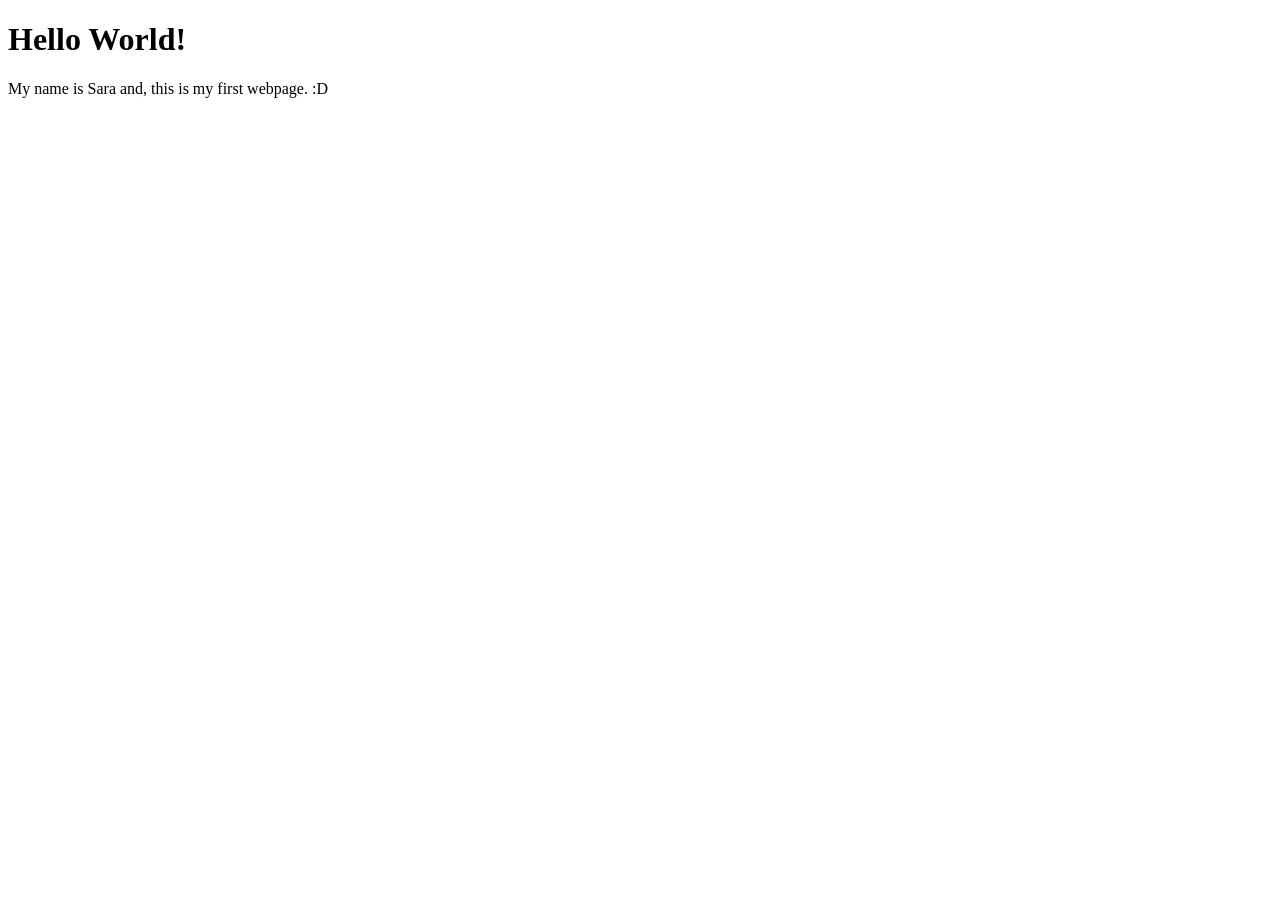
<file: 01-Test/index.html>
<!DOCTYPE html>
<html lang="en">
<head>
    <meta charset="UTF-8">
    <meta name="viewport" content="width=device-width, initial-scale=1.0">
    <title>My first webpage</title>
</head>
<body>
    <h1>Hello World!</h1>
    <p>My name is Sara and, this is my first webpage. :D</p>
</body>
</html>
</file>
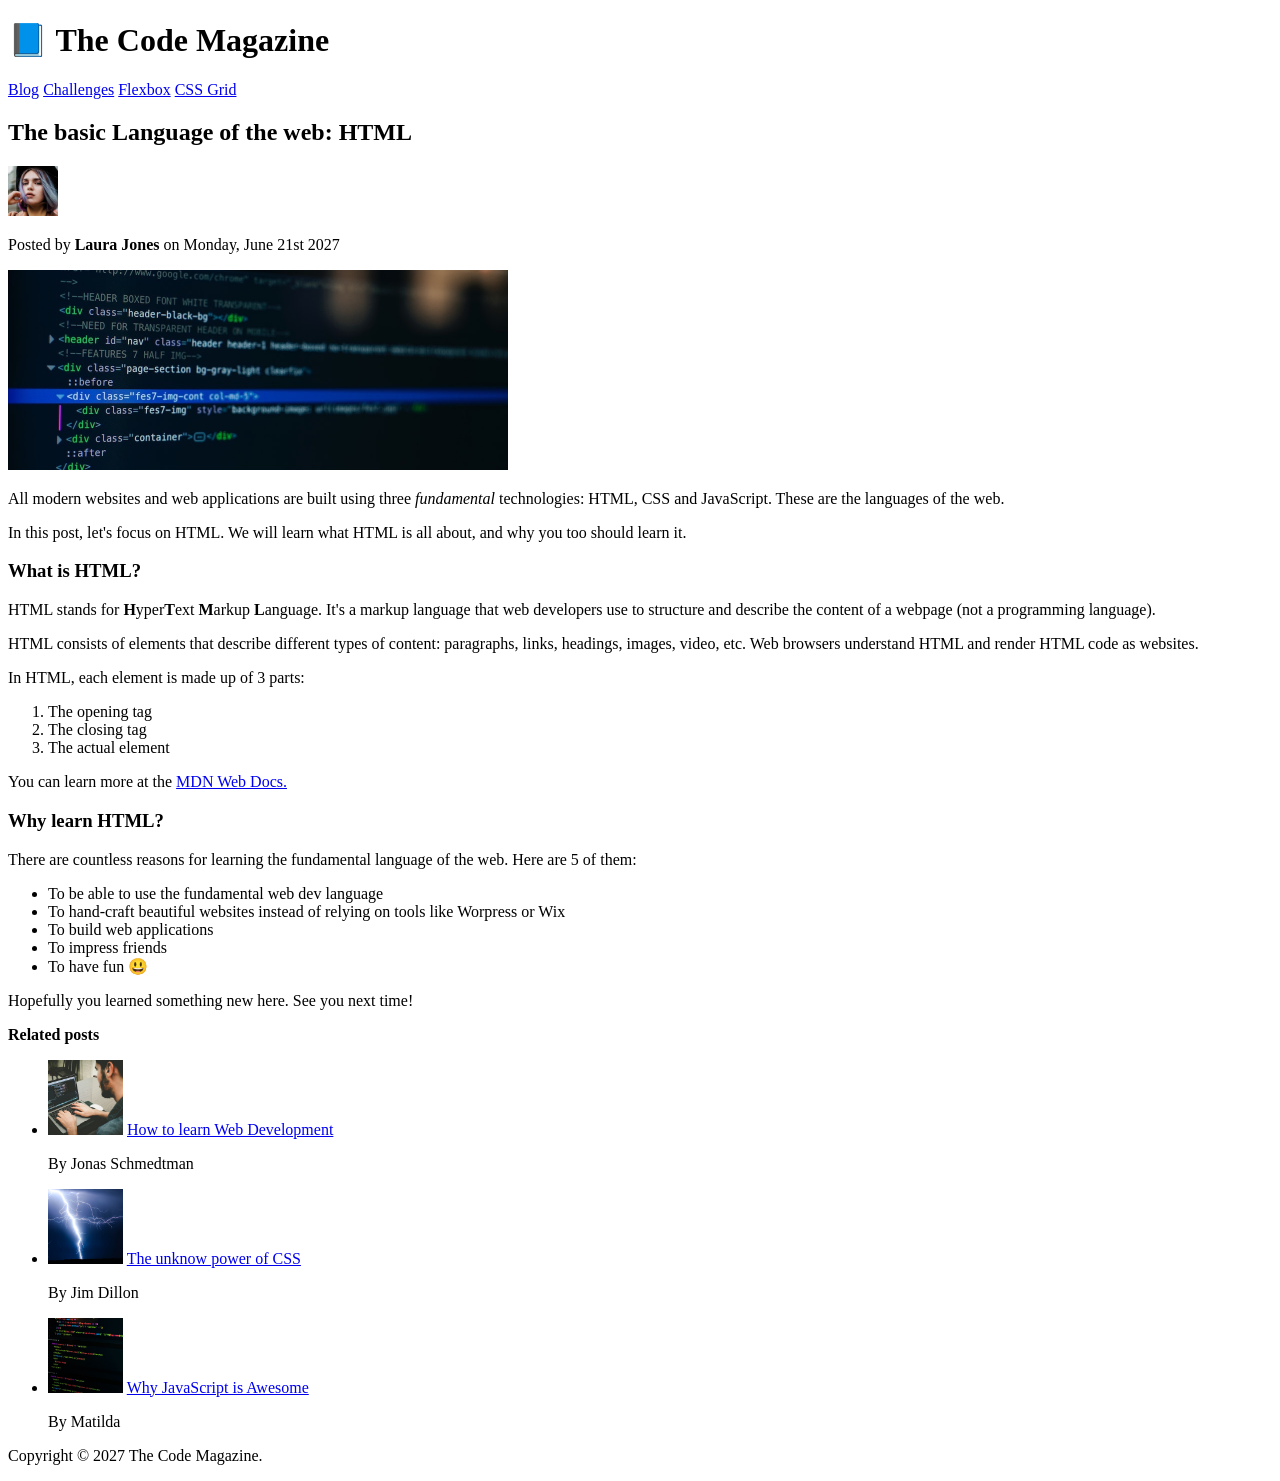
<file: 02-HTML-Fundamentals/index.html>
<!doctype html>
<html lang="en">
  <head>
    <meta charset="UTF-8" />
    <meta name="viewport" content="width=device-width, initial-scale=1.0" />
    <title>The basic Language of the web: HTML</title>
  </head>
  <body>
    <!-- Headings 
      <h1>The basic Language of the web: HTML</h1>
      <h2>The basic Language of the web: HTML</h2>
      <h3>The basic Language of the web: HTML</h3>
      <h4>The basic Language of the web: HTML</h4>
      <h5>The basic Language of the web: HTML</h5>
      <h6>The basic Language of the web: HTML</h6>
      -->
    <header>
      <h1>📘 The Code Magazine</h1>
      <nav>
        <a href="blog.html">Blog</a>
        <a href="#">Challenges</a>
        <a href="#">Flexbox</a>
        <a href="#">CSS Grid</a>
      </nav>
    </header>
    <article>
      <h2>The basic Language of the web: HTML</h2>
      <img
        src="img/laura-jones.jpg"
        alt="Author Image"
        width="50"
        height="50"
      />
      <p>Posted by <b>Laura Jones</b> on Monday, June 21st 2027</p>
      <img
        src="img/post-img.jpg"
        alt="HTML Code on a screen"
        width="500"
        height="200"
      />

      <p>
        All modern websites and web applications are built using three
        <i>fundamental</i>
        technologies: HTML, CSS and JavaScript. These are the languages of the
        web.
      </p>

      <p>
        In this post, let's focus on HTML. We will learn what HTML is all about,
        and why you too should learn it.
      </p>

      <h3>What is HTML?</h3>
      <p>
        HTML stands for <b>H</b>yper<b>T</b>ext <b>M</b>arkup <b>L</b>anguage.
        It's a markup language that web developers use to structure and describe
        the content of a webpage (not a programming language).
      </p>
      <p>
        HTML consists of elements that describe different types of content:
        paragraphs, links, headings, images, video, etc. Web browsers understand
        HTML and render HTML code as websites.
      </p>
      <p>In HTML, each element is made up of 3 parts:</p>
      <ol>
        <li>The opening tag</li>
        <li>The closing tag</li>
        <li>The actual element</li>
      </ol>
      <p>
        You can learn more at the
        <a
          href="https://developer.mozilla.org/en-US/docs/Web/HTML"
          target="_blank"
          >MDN Web Docs.</a
        >
      </p>
      <h3>Why learn HTML?</h3>
      <p>
        There are countless reasons for learning the fundamental language of the
        web. Here are 5 of them:
      </p>
      <ul>
        <li>To be able to use the fundamental web dev language</li>
        <li>
          To hand-craft beautiful websites instead of relying on tools like
          Worpress or Wix
        </li>
        <li>To build web applications</li>
        <li>To impress friends</li>
        <li>To have fun 😃</li>
      </ul>
      <p>Hopefully you learned something new here. See you next time!</p>
      <aside>
        <p><b>Related posts</b></p>
        <ul>
          <li>
            <img src="img/related-1.jpg" alt="code" height="75" width="75" />
            <a href="#">How to learn Web Development</a>
            <p>By Jonas Schmedtman</p>
          </li>
          <li>
            <img src="img/related-2.jpg" alt="light" height="75" width="75" />
            <a href="#">The unknow power of CSS</a>
            <p>By Jim Dillon</p>
          </li>
          <li>
            <img
              src="img/related-3.jpg"
              alt="html code"
              height="75"
              width="75"
            />
            <a href="#">Why JavaScript is Awesome</a>
            <p>By Matilda</p>
          </li>
        </ul>
      </aside>
    </article>
    <footer>
      <p>Copyright © 2027 The Code Magazine.</p>
    </footer>
  </body>
</html>
</file>
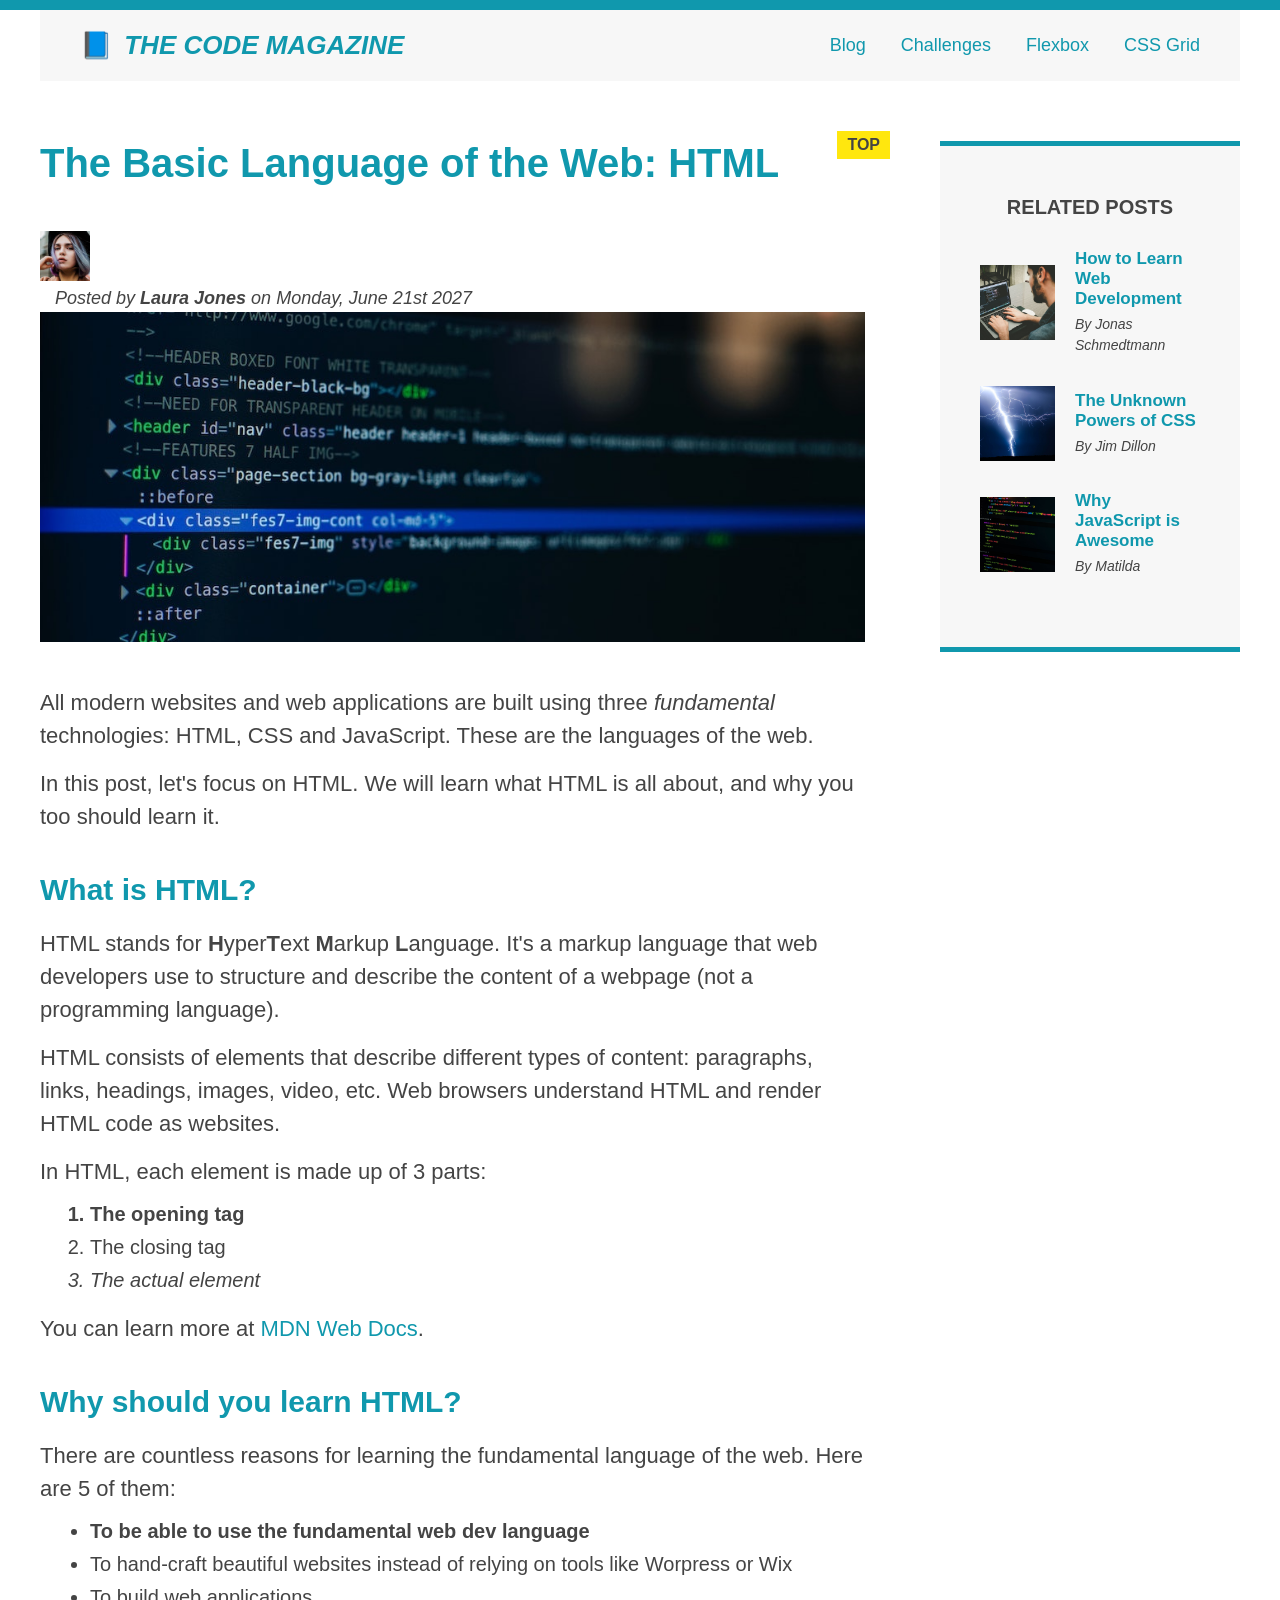
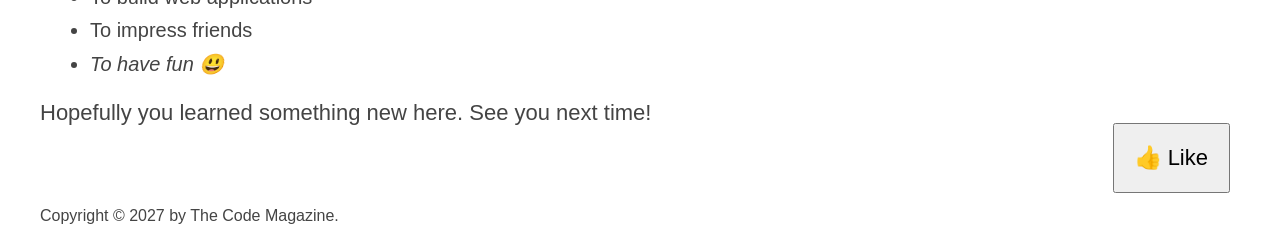
<file: 04-CSS-Layouts/index.html>
<!doctype html>
<html lang="en">
  <head>
    <meta charset="UTF-8" />
    <link href="style.css" rel="stylesheet" />

    <title>The Basic Language of the Web: HTML</title>
  </head>

  <body>
    <!--
    <h1>The Basic Language of the Web: HTML</h1>
    <h2>The Basic Language of the Web: HTML</h2>
    <h3>The Basic Language of the Web: HTML</h3>
    <h4>The Basic Language of the Web: HTML</h4>
    <h5>The Basic Language of the Web: HTML</h5>
    <h6>The Basic Language of the Web: HTML</h6>
    -->

    <div class="container">
      <header class="main-header clearfix">
        <h1>📘 The Code Magazine</h1>

        <nav>
          <!-- <strong>This is the navigation</strong> -->
          <a href="blog.html">Blog</a>
          <a href="#">Challenges</a>
          <a href="flexbox.html">Flexbox</a>
          <a href="#">CSS Grid</a>
        </nav>
        <!-- <div class="clear"></div> -->
      </header>
      <!-- ONLY NECESSARY FOR FLEXBOX -->
      <!-- <div class="row"> -->
      <article>
        <header class="post-header">
          <h2>The Basic Language of the Web: HTML</h2>
          <div class="author-box"></div>
          <img
            src="img/laura-jones.jpg"
            alt="Author Image"
            height="50"
            width="50"
            class="author-img"
          />

          <p id="author" class="author">
            Posted by <strong>Laura Jones</strong> on Monday, June 21st 2027
          </p>

          <img
            src="img/post-img.jpg"
            alt="HTML code on a screen"
            width="500"
            height="200"
            class="post-img"
          />
          <button>👍 Like</button>
        </header>

        <p>
          All modern websites and web applications are built using three
          <em>fundamental</em>
          technologies: HTML, CSS and JavaScript. These are the languages of the
          web.
        </p>

        <p>
          In this post, let's focus on HTML. We will learn what HTML is all
          about, and why you too should learn it.
        </p>

        <h3>What is HTML?</h3>
        <p>
          HTML stands for <strong>H</strong>yper<strong>T</strong>ext
          <strong>M</strong>arkup <strong>L</strong>anguage. It's a markup
          language that web developers use to structure and describe the content
          of a webpage (not a programming language).
        </p>
        <p>
          HTML consists of elements that describe different types of content:
          paragraphs, links, headings, images, video, etc. Web browsers
          understand HTML and render HTML code as websites.
        </p>
        <p>In HTML, each element is made up of 3 parts:</p>

        <ol>
          <li class="first-li">The opening tag</li>
          <li>The closing tag</li>
          <li>The actual element</li>
        </ol>

        <p>
          You can learn more at
          <a
            href="https://developer.mozilla.org/en-US/docs/Web/HTML"
            target="_blank"
            >MDN Web Docs</a
          >.
        </p>

        <h3>Why should you learn HTML?</h3>

        <p>
          There are countless reasons for learning the fundamental language of
          the web. Here are 5 of them:
        </p>

        <ul>
          <li class="first-li">
            To be able to use the fundamental web dev language
          </li>
          <li>
            To hand-craft beautiful websites instead of relying on tools like
            Worpress or Wix
          </li>
          <li>To build web applications</li>
          <li>To impress friends</li>
          <li>To have fun 😃</li>
        </ul>

        <p>Hopefully you learned something new here. See you next time!</p>
      </article>

      <aside>
        <h4>Related posts</h4>

        <ul class="related">
          <li class="related-post">
            <img
              src="img/related-1.jpg"
              alt="Person programming"
              width="75"
              height="75"
            />
            <div>
              <a href="#" class="related-link">How to Learn Web Development</a>
              <p class="related-author">By Jonas Schmedtmann</p>
            </div>
          </li>
          <li class="related-post">
            <img
              src="img/related-2.jpg"
              alt="Lightning"
              width="75"
              height="75"
            />
            <div>
              <a href="#" class="related-link">The Unknown Powers of CSS</a>
              <p class="related-author">By Jim Dillon</p>
            </div>
          </li>
          <li class="related-post">
            <img
              src="img/related-3.jpg"
              alt="JavaScript code on a screen"
              width="75"
              height="75"
            />
            <div>
              <a href="#" class="related-link">Why JavaScript is Awesome</a>
              <p class="related-author">By Matilda</p>
            </div>
          </li>
        </ul>
      </aside>
      <!-- </div> -->
      <footer>
        <p id="copyright" class="copyright text">
          Copyright &copy; 2027 by The Code Magazine.
        </p>
      </footer>
    </div>
  </body>
</html>
</file>
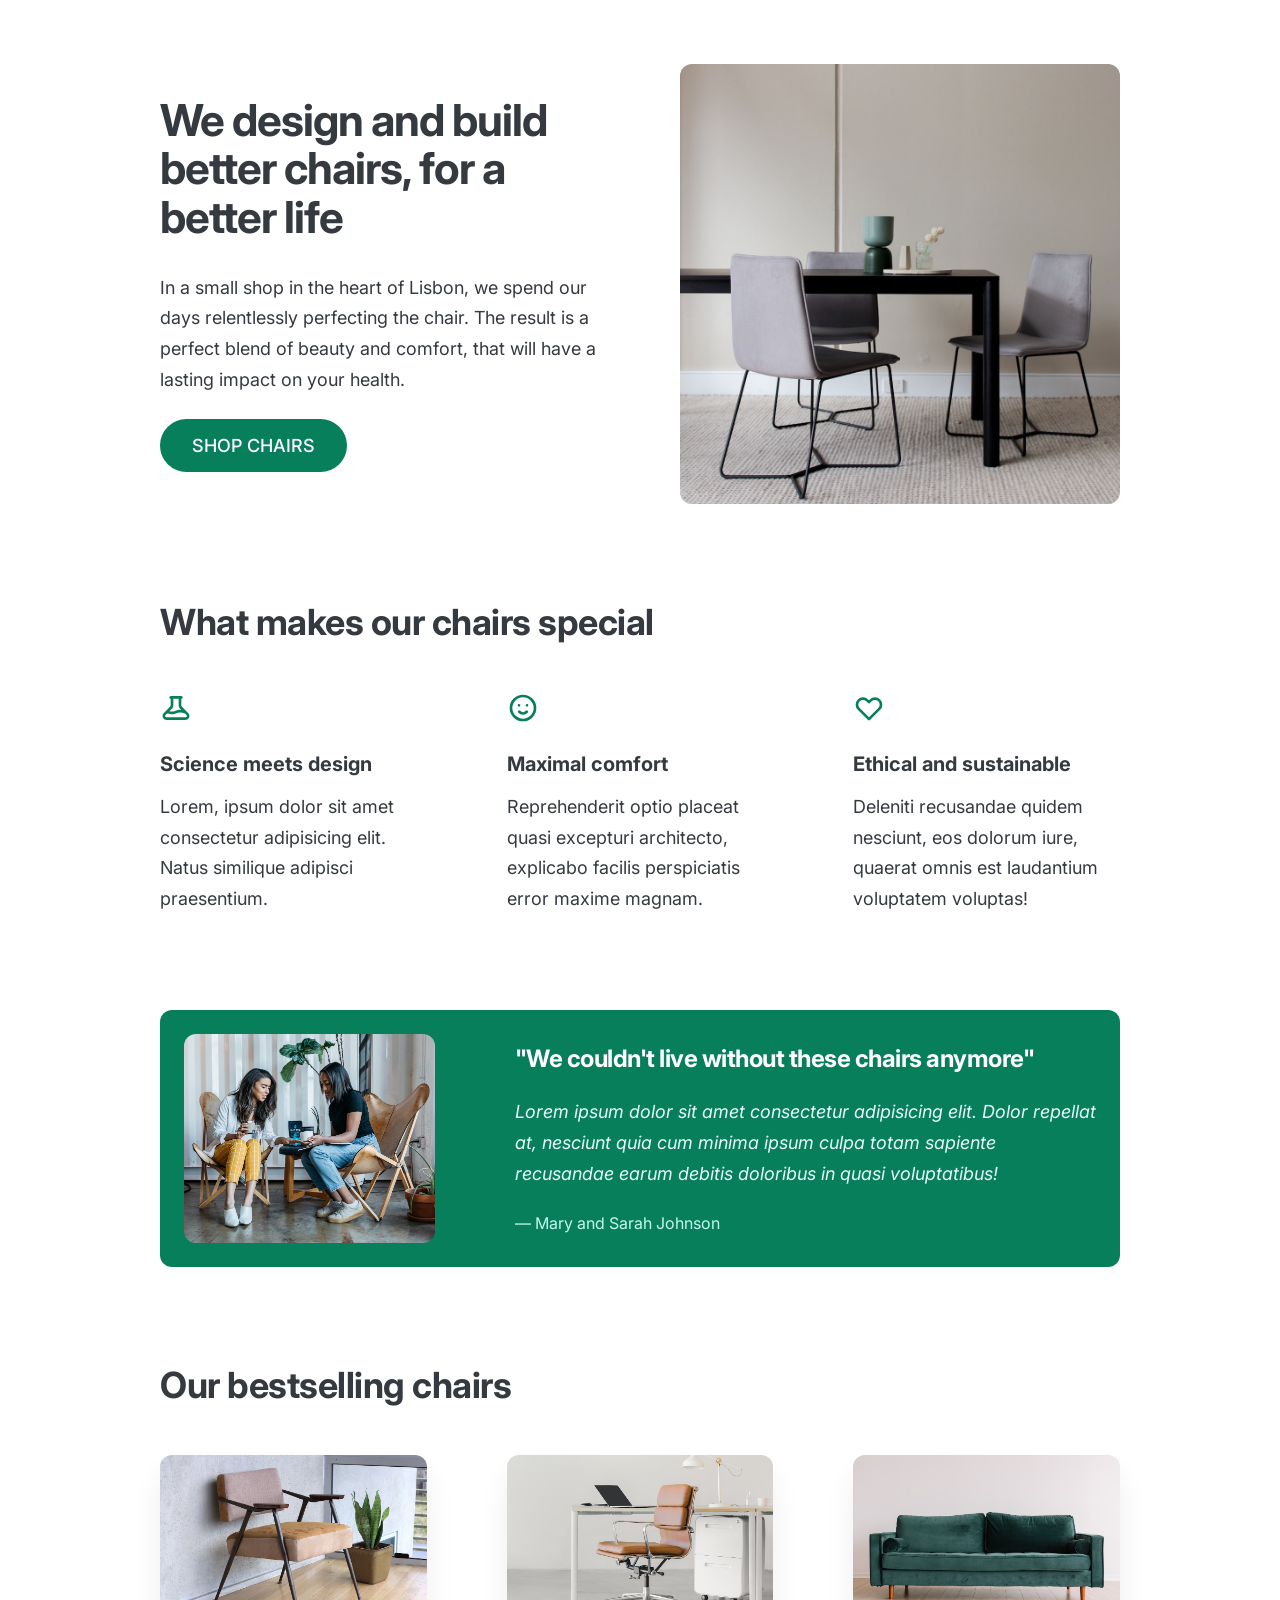
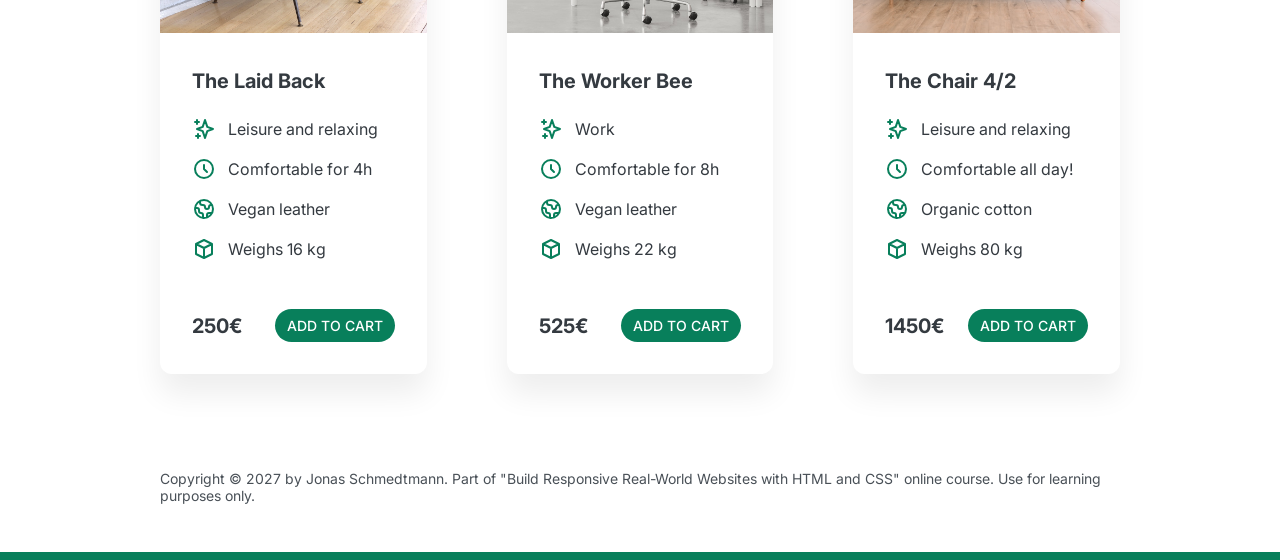
<file: 05-Design/index.html>
<!doctype html>
<html lang="en">
  <head>
    <meta charset="UTF-8" />
    <meta http-equiv="X-UA-Compatible" content="IE=edge" />
    <meta name="viewport" content="width=device-width, initial-scale=1.0" />

    <link rel="preconnect" href="https://fonts.gstatic.com" />
    <link
      href="https://fonts.googleapis.com/css2?family=Inter:wght@400;500;700&display=swap"
      rel="stylesheet"
    />

    <link rel="stylesheet" href="style.css" />
    <title>Lisbon Chair Shop</title>
  </head>
  <body>
    <div class="container">
      <header>
        <div class="header-text-box">
          <h1>We design and build better chairs, for a better life</h1>
          <p class="header-text">
            In a small shop in the heart of Lisbon, we spend our days
            relentlessly perfecting the chair. The result is a perfect blend of
            beauty and comfort, that will have a lasting impact on your health.
          </p>
          <a class="btn btn--big" href="#">Shop chairs</a>
        </div>
        <img src="hero.jpg" alt="Photo" />
      </header>

      <section>
        <h2>What makes our chairs special</h2>
        <div class="grid-3-cols">
          <div>
            <svg
              xmlns="http://www.w3.org/2000/svg"
              class="features-icon"
              fill="none"
              viewBox="0 0 24 24"
              stroke="currentColor"
            >
              <path
                stroke-linecap="round"
                stroke-linejoin="round"
                stroke-width="2"
                d="M19.428 15.428a2 2 0 00-1.022-.547l-2.387-.477a6 6 0 00-3.86.517l-.318.158a6 6 0 01-3.86.517L6.05 15.21a2 2 0 00-1.806.547M8 4h8l-1 1v5.172a2 2 0 00.586 1.414l5 5c1.26 1.26.367 3.414-1.415 3.414H4.828c-1.782 0-2.674-2.154-1.414-3.414l5-5A2 2 0 009 10.172V5L8 4z"
              />
            </svg>
            <p class="features-title"><strong>Science meets design</strong></p>
            <p class="features-text">
              Lorem, ipsum dolor sit amet consectetur adipisicing elit. Natus
              similique adipisci praesentium.
            </p>
          </div>

          <div>
            <svg
              xmlns="http://www.w3.org/2000/svg"
              class="features-icon"
              fill="none"
              viewBox="0 0 24 24"
              stroke="currentColor"
            >
              <path
                stroke-linecap="round"
                stroke-linejoin="round"
                stroke-width="2"
                d="M14.828 14.828a4 4 0 01-5.656 0M9 10h.01M15 10h.01M21 12a9 9 0 11-18 0 9 9 0 0118 0z"
              />
            </svg>
            <p class="features-title">
              <strong>Maximal comfort</strong>
            </p>
            <p class="features-text">
              Reprehenderit optio placeat quasi excepturi architecto, explicabo
              facilis perspiciatis error maxime magnam.
            </p>
          </div>

          <div>
            <svg
              xmlns="http://www.w3.org/2000/svg"
              class="features-icon"
              fill="none"
              viewBox="0 0 24 24"
              stroke="currentColor"
            >
              <path
                stroke-linecap="round"
                stroke-linejoin="round"
                stroke-width="2"
                d="M4.318 6.318a4.5 4.5 0 000 6.364L12 20.364l7.682-7.682a4.5 4.5 0 00-6.364-6.364L12 7.636l-1.318-1.318a4.5 4.5 0 00-6.364 0z"
              />
            </svg>
            <p class="features-title">
              <strong>Ethical and sustainable</strong>
            </p>
            <p class="features-text">
              Deleniti recusandae quidem nesciunt, eos dolorum iure, quaerat
              omnis est laudantium voluptatem voluptas!
            </p>
          </div>
        </div>
      </section>

      <section class="testimonial-section">
        <div class="grid-3-cols">
          <img src="customers.jpg" alt="People sitting on chairs" />
          <div class="testimonial-box">
            <h2>"We couldn't live without these chairs anymore"</h2>
            <blockquote class="testimonial-text">
              Lorem ipsum dolor sit amet consectetur adipisicing elit. Dolor
              repellat at, nesciunt quia cum minima ipsum culpa totam sapiente
              recusandae earum debitis doloribus in quasi voluptatibus!
            </blockquote>
            <p class="testimonial-author">&mdash; Mary and Sarah Johnson</p>
          </div>
        </div>
      </section>

      <section>
        <h2>Our bestselling chairs</h2>
        <div class="grid-3-cols">
          <figure class="chair">
            <img src="chair-1.jpg" alt="Chair" />
            <div class="chair-box">
              <h3>The Laid Back</h3>
              <ul class="chair-details">
                <li>
                  <svg
                    xmlns="http://www.w3.org/2000/svg"
                    class="chair-icon"
                    fill="none"
                    viewBox="0 0 24 24"
                    stroke="currentColor"
                  >
                    <path
                      stroke-linecap="round"
                      stroke-linejoin="round"
                      stroke-width="2"
                      d="M5 3v4M3 5h4M6 17v4m-2-2h4m5-16l2.286 6.857L21 12l-5.714 2.143L13 21l-2.286-6.857L5 12l5.714-2.143L13 3z"
                    />
                  </svg>
                  <!-- Span is a generic INLINE text element, it doesn't have any meaning. It's like a div element, but inline -->
                  <span>Leisure and relaxing</span>
                </li>
                <li>
                  <svg
                    xmlns="http://www.w3.org/2000/svg"
                    class="chair-icon"
                    fill="none"
                    viewBox="0 0 24 24"
                    stroke="currentColor"
                  >
                    <path
                      stroke-linecap="round"
                      stroke-linejoin="round"
                      stroke-width="2"
                      d="M12 8v4l3 3m6-3a9 9 0 11-18 0 9 9 0 0118 0z"
                    />
                  </svg>
                  <span>Comfortable for 4h</span>
                </li>
                <li>
                  <svg
                    xmlns="http://www.w3.org/2000/svg"
                    class="chair-icon"
                    fill="none"
                    viewBox="0 0 24 24"
                    stroke="currentColor"
                  >
                    <path
                      stroke-linecap="round"
                      stroke-linejoin="round"
                      stroke-width="2"
                      d="M3.055 11H5a2 2 0 012 2v1a2 2 0 002 2 2 2 0 012 2v2.945M8 3.935V5.5A2.5 2.5 0 0010.5 8h.5a2 2 0 012 2 2 2 0 104 0 2 2 0 012-2h1.064M15 20.488V18a2 2 0 012-2h3.064M21 12a9 9 0 11-18 0 9 9 0 0118 0z"
                    />
                  </svg>
                  <span>Vegan leather</span>
                </li>
                <li>
                  <svg
                    xmlns="http://www.w3.org/2000/svg"
                    class="chair-icon"
                    fill="none"
                    viewBox="0 0 24 24"
                    stroke="currentColor"
                  >
                    <path
                      stroke-linecap="round"
                      stroke-linejoin="round"
                      stroke-width="2"
                      d="M20 7l-8-4-8 4m16 0l-8 4m8-4v10l-8 4m0-10L4 7m8 4v10M4 7v10l8 4"
                    />
                  </svg>
                  <span>Weighs 16 kg</span>
                </li>
              </ul>
              <div class="chair-price">
                <strong>250€</strong>
                <a href="#" class="btn btn--small">Add to cart</a>
              </div>
            </div>
          </figure>

          <figure class="chair">
            <img src="chair-2.jpg" alt="Chair" />
            <div class="chair-box">
              <h3>The Worker Bee</h3>
              <ul class="chair-details">
                <li>
                  <svg
                    xmlns="http://www.w3.org/2000/svg"
                    class="chair-icon"
                    fill="none"
                    viewBox="0 0 24 24"
                    stroke="currentColor"
                  >
                    <path
                      stroke-linecap="round"
                      stroke-linejoin="round"
                      stroke-width="2"
                      d="M5 3v4M3 5h4M6 17v4m-2-2h4m5-16l2.286 6.857L21 12l-5.714 2.143L13 21l-2.286-6.857L5 12l5.714-2.143L13 3z"
                    />
                  </svg>
                  <span>Work</span>
                </li>
                <li>
                  <svg
                    xmlns="http://www.w3.org/2000/svg"
                    class="chair-icon"
                    fill="none"
                    viewBox="0 0 24 24"
                    stroke="currentColor"
                  >
                    <path
                      stroke-linecap="round"
                      stroke-linejoin="round"
                      stroke-width="2"
                      d="M12 8v4l3 3m6-3a9 9 0 11-18 0 9 9 0 0118 0z"
                    />
                  </svg>
                  <span>Comfortable for 8h</span>
                </li>
                <li>
                  <svg
                    xmlns="http://www.w3.org/2000/svg"
                    class="chair-icon"
                    fill="none"
                    viewBox="0 0 24 24"
                    stroke="currentColor"
                  >
                    <path
                      stroke-linecap="round"
                      stroke-linejoin="round"
                      stroke-width="2"
                      d="M3.055 11H5a2 2 0 012 2v1a2 2 0 002 2 2 2 0 012 2v2.945M8 3.935V5.5A2.5 2.5 0 0010.5 8h.5a2 2 0 012 2 2 2 0 104 0 2 2 0 012-2h1.064M15 20.488V18a2 2 0 012-2h3.064M21 12a9 9 0 11-18 0 9 9 0 0118 0z"
                    />
                  </svg>
                  <span>Vegan leather</span>
                </li>
                <li>
                  <svg
                    xmlns="http://www.w3.org/2000/svg"
                    class="chair-icon"
                    fill="none"
                    viewBox="0 0 24 24"
                    stroke="currentColor"
                  >
                    <path
                      stroke-linecap="round"
                      stroke-linejoin="round"
                      stroke-width="2"
                      d="M20 7l-8-4-8 4m16 0l-8 4m8-4v10l-8 4m0-10L4 7m8 4v10M4 7v10l8 4"
                    />
                  </svg>
                  <span>Weighs 22 kg</span>
                </li>
              </ul>
              <div class="chair-price">
                <strong>525€</strong>
                <a href="#" class="btn btn--small">Add to cart</a>
              </div>
            </div>
          </figure>

          <figure class="chair">
            <img src="chair-3.jpg" alt="Chair" />
            <div class="chair-box">
              <h3>The Chair 4/2</h3>
              <ul class="chair-details">
                <li>
                  <svg
                    xmlns="http://www.w3.org/2000/svg"
                    class="chair-icon"
                    fill="none"
                    viewBox="0 0 24 24"
                    stroke="currentColor"
                  >
                    <path
                      stroke-linecap="round"
                      stroke-linejoin="round"
                      stroke-width="2"
                      d="M5 3v4M3 5h4M6 17v4m-2-2h4m5-16l2.286 6.857L21 12l-5.714 2.143L13 21l-2.286-6.857L5 12l5.714-2.143L13 3z"
                    />
                  </svg>
                  <span>Leisure and relaxing</span>
                </li>
                <li>
                  <svg
                    xmlns="http://www.w3.org/2000/svg"
                    class="chair-icon"
                    fill="none"
                    viewBox="0 0 24 24"
                    stroke="currentColor"
                  >
                    <path
                      stroke-linecap="round"
                      stroke-linejoin="round"
                      stroke-width="2"
                      d="M12 8v4l3 3m6-3a9 9 0 11-18 0 9 9 0 0118 0z"
                    />
                  </svg>
                  <span>Comfortable all day!</span>
                </li>
                <li>
                  <svg
                    xmlns="http://www.w3.org/2000/svg"
                    class="chair-icon"
                    fill="none"
                    viewBox="0 0 24 24"
                    stroke="currentColor"
                  >
                    <path
                      stroke-linecap="round"
                      stroke-linejoin="round"
                      stroke-width="2"
                      d="M3.055 11H5a2 2 0 012 2v1a2 2 0 002 2 2 2 0 012 2v2.945M8 3.935V5.5A2.5 2.5 0 0010.5 8h.5a2 2 0 012 2 2 2 0 104 0 2 2 0 012-2h1.064M15 20.488V18a2 2 0 012-2h3.064M21 12a9 9 0 11-18 0 9 9 0 0118 0z"
                    />
                  </svg>
                  <span>Organic cotton</span>
                </li>
                <li>
                  <svg
                    xmlns="http://www.w3.org/2000/svg"
                    class="chair-icon"
                    fill="none"
                    viewBox="0 0 24 24"
                    stroke="currentColor"
                  >
                    <path
                      stroke-linecap="round"
                      stroke-linejoin="round"
                      stroke-width="2"
                      d="M20 7l-8-4-8 4m16 0l-8 4m8-4v10l-8 4m0-10L4 7m8 4v10M4 7v10l8 4"
                    />
                  </svg>
                  <span>Weighs 80 kg</span>
                </li>
              </ul>
              <div class="chair-price">
                <strong>1450€</strong>
                <a href="#" class="btn btn--small">Add to cart</a>
              </div>
            </div>
          </figure>
        </div>
      </section>

      <footer>
        Copyright &copy; 2027 by Jonas Schmedtmann. Part of "Build Responsive
        Real-World Websites with HTML and CSS" online course. Use for learning
        purposes only.
      </footer>
    </div>
  </body>
</html>
</file>
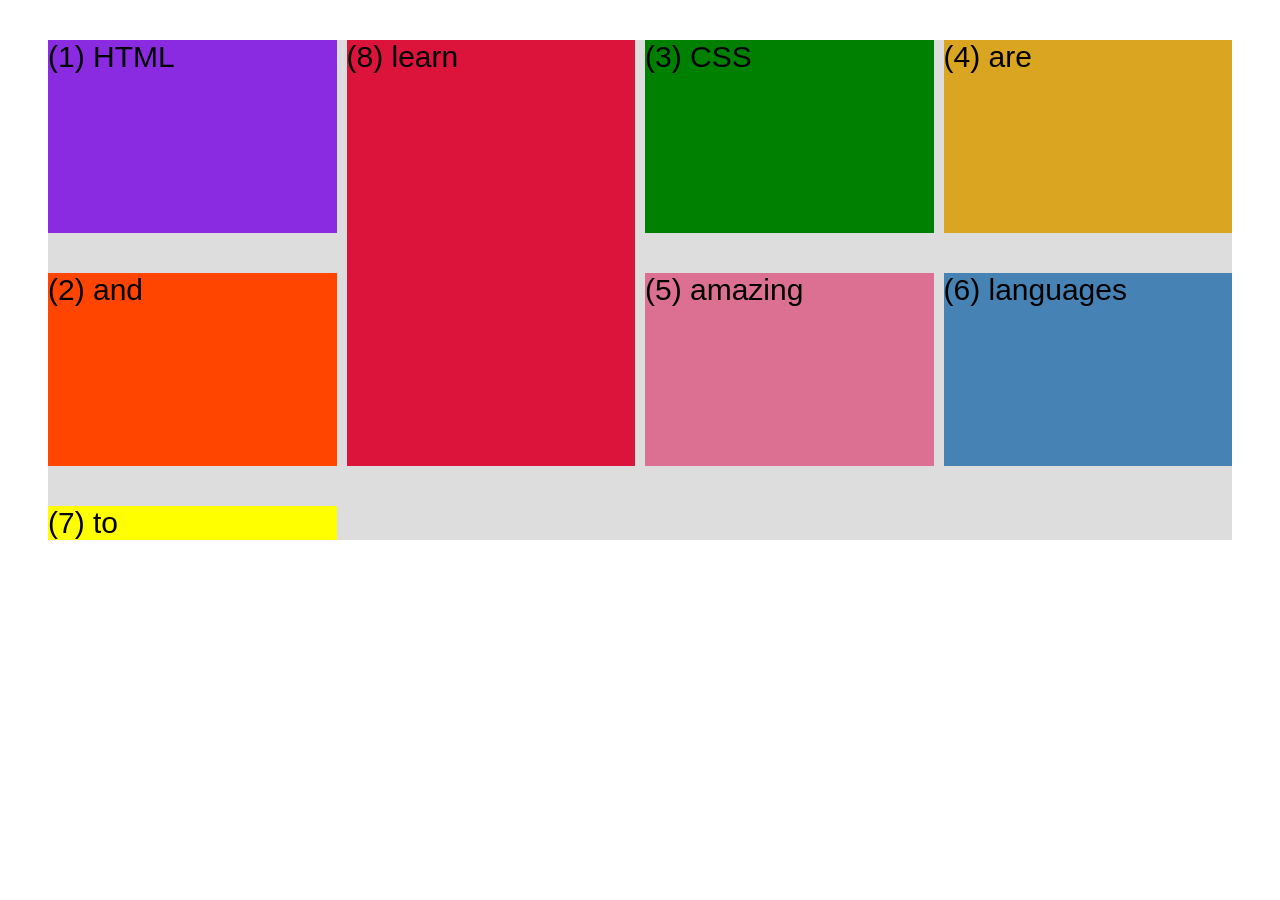
<file: 04-CSS-Layouts/css-grid.html>
<!doctype html>
<html lang="en">
  <head>
    <meta charset="UTF-8" />
    <meta http-equiv="X-UA-Compatible" content="IE=edge" />
    <meta name="viewport" content="width=device-width, initial-scale=1.0" />
    <title>CSS Grid</title>
    <style>
      .el--1 {
        background-color: blueviolet;
      }
      .el--2 {
        background-color: orangered;
      }
      .el--3 {
        background-color: green;
        /* height: 150px; */
      }
      .el--4 {
        background-color: goldenrod;
      }
      .el--5 {
        background-color: palevioletred;
      }
      .el--6 {
        background-color: steelblue;
      }
      .el--7 {
        background-color: yellow;
      }
      .el--8 {
        background-color: crimson;
      }

      .container--1 {
        /* STARTER */
        font-family: sans-serif;
        background-color: #ddd;
        font-size: 30px;
        margin: 40px;

        /* CSS GRID */
        display: grid;
        /* grid-template-columns: 200px 200px 100px 100px; */
        grid-template-columns: repeat(4, 1fr);
        grid-template-rows: 1fr 1fr;
        height: 500px;

        column-gap: 10px;
        row-gap: 40px;
      }
      .el--8 {
        grid-column: 2 / 3;
        grid-row: 1 / span 2;
      }
      .el--2 {
        grid-row: 2;
      }

      .container--2 {
        /* STARTER */
        display: none;
        font-family: sans-serif;
        background-color: black;
        font-size: 40px;
        margin: 100px;

        width: 1000px;
        height: 600px;

        /* CSS GRID */
      }
    </style>
  </head>
  <body>
    <div class="container--1">
      <div class="el el--1">(1) HTML</div>
      <div class="el el--2">(2) and</div>
      <div class="el el--3">(3) CSS</div>
      <div class="el el--4">(4) are</div>
      <div class="el el--5">(5) amazing</div>
      <div class="el el--6">(6) languages</div>
      <div class="el el--7">(7) to</div>
      <div class="el el--8">(8) learn</div>
    </div>

    <div class="container--2">
      <div class="el el--1">(1)</div>
      <div class="el el--3">(3)</div>
      <div class="el el--4">(4)</div>
      <div class="el el--5">(5)</div>
      <div class="el el--6">(6)</div>
      <div class="el el--7">(7)</div>
    </div>
  </body>
</html>
</file>
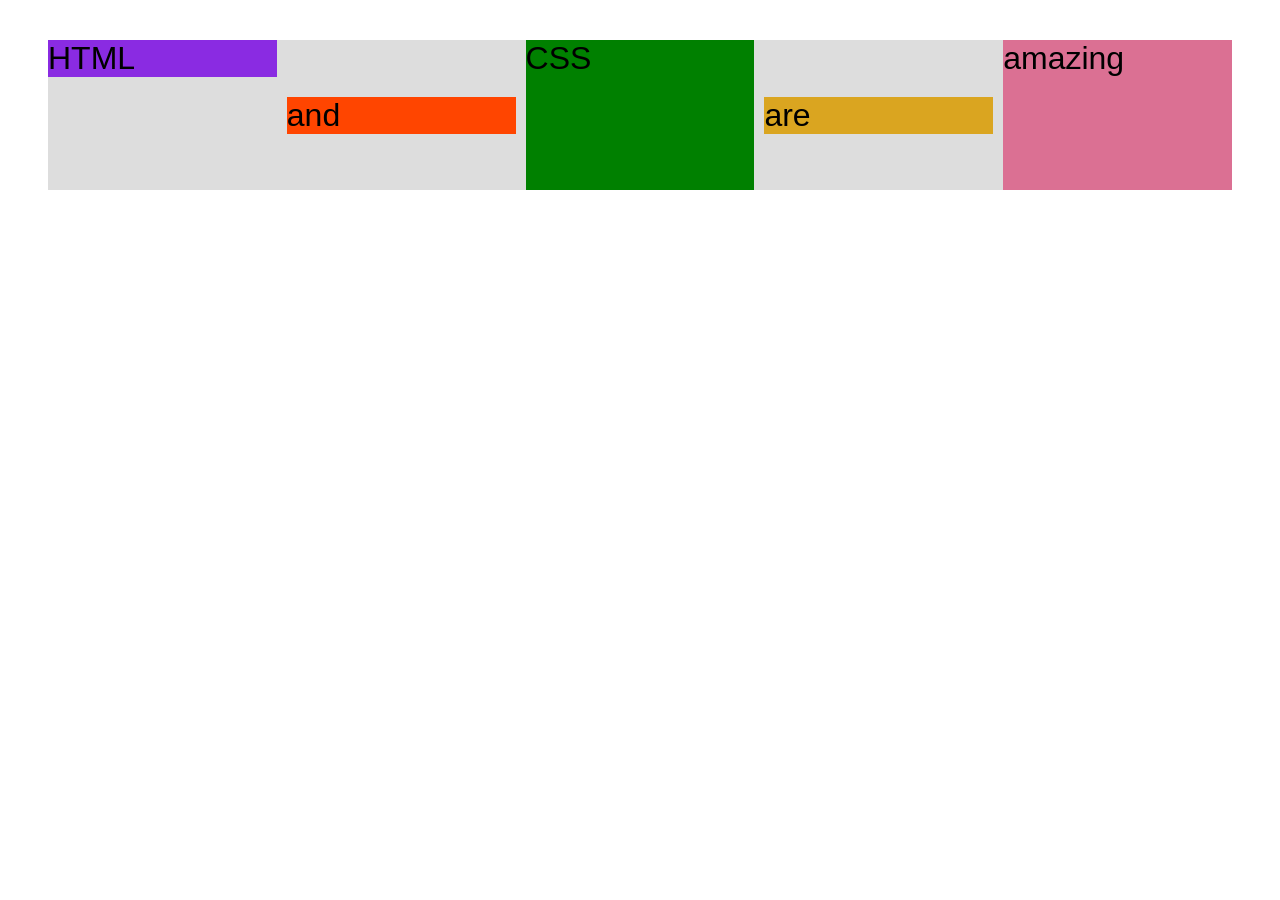
<file: 04-CSS-Layouts/flexbox.html>
<!doctype html>
<html lang="en">
  <head>
    <meta charset="UTF-8" />
    <meta http-equiv="X-UA-Compatible" content="IE=edge" />
    <meta name="viewport" content="width=device-width, initial-scale=1.0" />
    <title>Flexbox</title>
    <style>
      .el--1 {
        background-color: blueviolet;
      }
      .el--2 {
        background-color: orangered;
      }
      .el--3 {
        background-color: green;
        height: 150px;
      }
      .el--4 {
        background-color: goldenrod;
      }
      .el--5 {
        background-color: palevioletred;
      }
      .el--6 {
        background-color: steelblue;
      }
      .el--7 {
        background-color: yellow;
      }
      .el--8 {
        background-color: crimson;
      }

      .container {
        /* STARTER */
        font-family: sans-serif;
        background-color: #ddd;
        font-size: 32px;
        margin: 40px;

        /* FLEXBOX */
        display: flex;
        align-items: center;
        justify-content: flex-start;
        gap: 10px;
      }

      .el {
        /*
        DEFAULTS:
        flex-grow: 0;
        flex-shrink: 1;
        flex-basis: auto;
        */

        /* flex-basis: 200px; */
        /* flex-shrink: 0; */
        /* flex: 0 0 200px; */

        /* flex-grow: 1; */
        flex: 1;
      }

      .el--1 {
        align-self: flex-start;
        /* order: 2; */
        /* flex-grow: 3; */
      }

      .el--5 {
        align-self: stretch;
        order: 1;
      }

      .el--6 {
        order: -1;
      }
    </style>
  </head>
  <body>
    <div class="container">
      <div class="el el--1">HTML</div>
      <div class="el el--2">and</div>
      <div class="el el--3">CSS</div>
      <div class="el el--4">are</div>
      <div class="el el--5">amazing</div>
      <!-- <div class="el el--6">languages</div> -->
      <!-- <div class="el el--7">to</div>
      <div class="el el--8">learn</div> -->
    </div>
  </body>
</html>
</file>
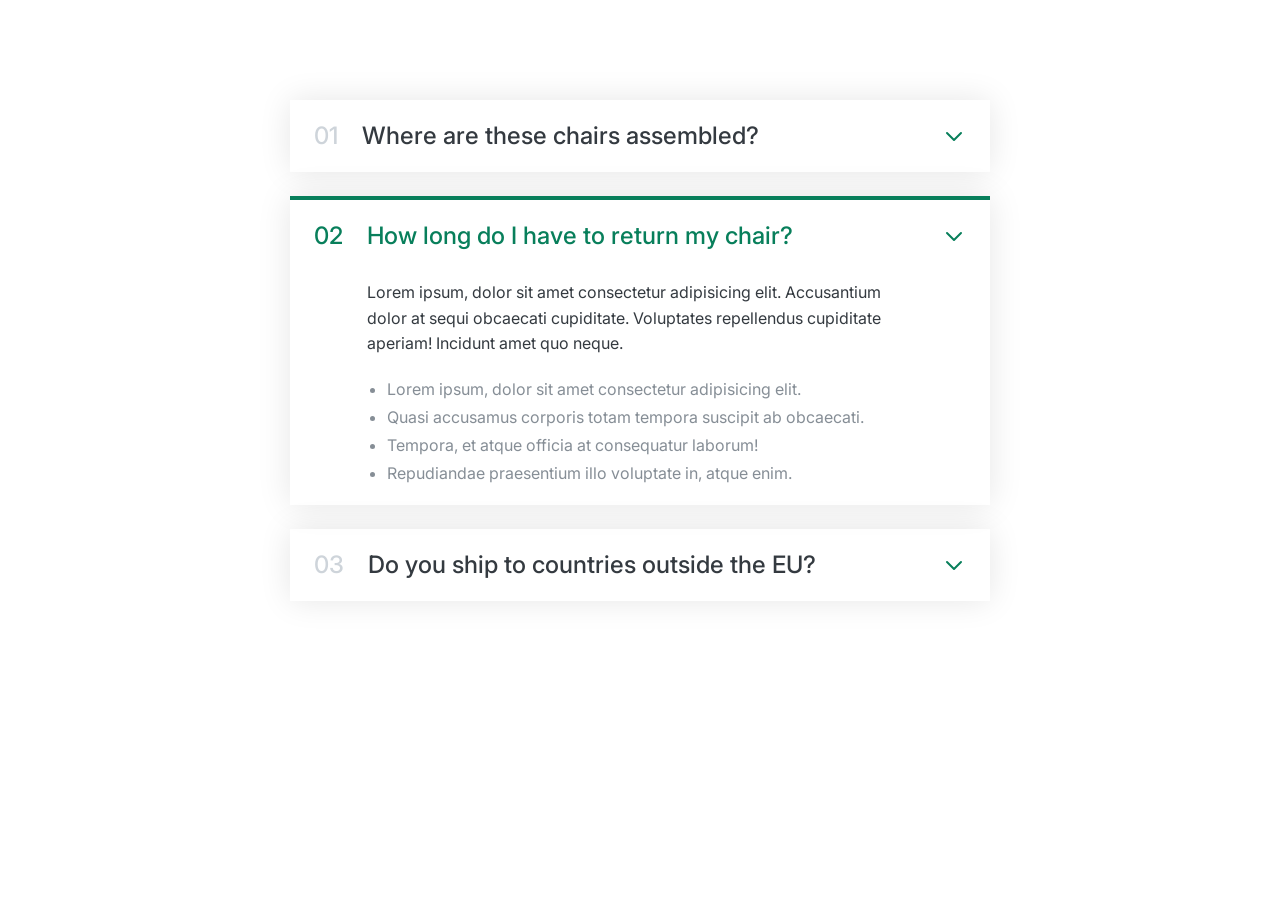
<file: 06-Components/01-accordion.html>
<!DOCTYPE html>
<html lang="en">
  <head>
    <meta charset="UTF-8" />
    <meta http-equiv="X-UA-Compatible" content="IE=edge" />
    <meta name="viewport" content="width=device-width, initial-scale=1.0" />
    <link
      href="https://fonts.googleapis.com/css2?family=Inter:wght@400;500;700&display=swap"
      rel="stylesheet"
    />

    <title>Accordion Component</title>

    <style>
      /*
      SPACING SYSTEM (px)
      2 / 4 / 8 / 12 / 16 / 24 / 32 / 48 / 64 / 80 / 96 / 128
      FONT SIZE SYSTEM (px)
      10 / 12 / 14 / 16 / 18 / 20 / 24 / 30 / 36 / 44 / 52 / 62 / 74 / 86 / 98
      */
      /* 
      MAIN COLOR: #087f5b
      GREY COLOR: #343a40
      */

      * {
        margin: 0;
        padding: 0;
        box-sizing: border-box;
      }

      body {
        font-family: "Inter", sans-serif;
        color: #343a40;
        line-height: 1;
      }

      .accordion {
        width: 700px;
        margin: 100px auto;

        display: flex;
        flex-direction: column;
        gap: 24px;
      }

      .item {
        box-shadow: 0 0 32px rgba(0, 0, 0, 0.1);
        padding: 24px;

        display: grid;
        grid-template-columns: auto 1fr auto;
        column-gap: 24px;
        row-gap: 32px;
        align-items: center;
      }

      .number,
      .text {
        font-size: 24px;
        font-weight: 500;
        /* color: #087f5b; */
      }

      .number {
        color: #ced4da;
      }

      .icon {
        width: 24px;
        height: 24px;
        stroke: #087f5b;
      }

      .hidden-box {
        grid-column: 2;
        display: none;
      }

      .hidden-box p {
        line-height: 1.6;
        margin-bottom: 24px;
      }

      .hidden-box ul {
        color: #868e96;
        margin-left: 20px;

        display: flex;
        flex-direction: column;
        gap: 12px;
      }

      /* OPEN STATE */
      .open {
        border-top: 4px solid #087f5b;
      }

      .open .hidden-box {
        display: block;
      }

      .open .number,
      .open .text {
        color: #087f5b;
      }
    </style>
  </head>
  <body>
    <div class="accordion">
      <div class="item">
        <p class="number">01</p>
        <p class="text">Where are these chairs assembled?</p>
        <svg
          xmlns="http://www.w3.org/2000/svg"
          class="icon"
          fill="none"
          viewBox="0 0 24 24"
          stroke="currentColor"
        >
          <path
            stroke-linecap="round"
            stroke-linejoin="round"
            stroke-width="2"
            d="M19 9l-7 7-7-7"
          />
        </svg>
        <div class="hidden-box">
          <p>
            Lorem ipsum, dolor sit amet consectetur adipisicing elit.
            Accusantium dolor at sequi obcaecati cupiditate. Voluptates
            repellendus cupiditate aperiam! Incidunt amet quo neque.
          </p>
          <ul>
            <li>Lorem ipsum, dolor sit amet consectetur adipisicing elit.</li>
            <li>
              Quasi accusamus corporis totam tempora suscipit ab obcaecati.
            </li>
            <li>Tempora, et atque officia at consequatur laborum!</li>
            <li>Repudiandae praesentium illo voluptate in, atque enim.</li>
          </ul>
        </div>
      </div>

      <div class="item open">
        <p class="number">02</p>
        <p class="text">How long do I have to return my chair?</p>
        <svg
          xmlns="http://www.w3.org/2000/svg"
          class="icon"
          fill="none"
          viewBox="0 0 24 24"
          stroke="currentColor"
        >
          <path
            stroke-linecap="round"
            stroke-linejoin="round"
            stroke-width="2"
            d="M19 9l-7 7-7-7"
          />
        </svg>
        <div class="hidden-box">
          <p>
            Lorem ipsum, dolor sit amet consectetur adipisicing elit.
            Accusantium dolor at sequi obcaecati cupiditate. Voluptates
            repellendus cupiditate aperiam! Incidunt amet quo neque.
          </p>
          <ul>
            <li>Lorem ipsum, dolor sit amet consectetur adipisicing elit.</li>
            <li>
              Quasi accusamus corporis totam tempora suscipit ab obcaecati.
            </li>
            <li>Tempora, et atque officia at consequatur laborum!</li>
            <li>Repudiandae praesentium illo voluptate in, atque enim.</li>
          </ul>
        </div>
      </div>

      <div class="item">
        <p class="number">03</p>
        <p class="text">Do you ship to countries outside the EU?</p>
        <svg
          xmlns="http://www.w3.org/2000/svg"
          class="icon"
          fill="none"
          viewBox="0 0 24 24"
          stroke="currentColor"
        >
          <path
            stroke-linecap="round"
            stroke-linejoin="round"
            stroke-width="2"
            d="M19 9l-7 7-7-7"
          />
        </svg>
        <div class="hidden-box">
          <p>
            Lorem ipsum, dolor sit amet consectetur adipisicing elit.
            Accusantium dolor at sequi obcaecati cupiditate. Voluptates
            repellendus cupiditate aperiam! Incidunt amet quo neque.
          </p>
          <ul>
            <li>Lorem ipsum, dolor sit amet consectetur adipisicing elit.</li>
            <li>
              Quasi accusamus corporis totam tempora suscipit ab obcaecati.
            </li>
            <li>Tempora, et atque officia at consequatur laborum!</li>
            <li>Repudiandae praesentium illo voluptate in, atque enim.</li>
          </ul>
        </div>
      </div>
    </div>
  </body>
</html>
</file>
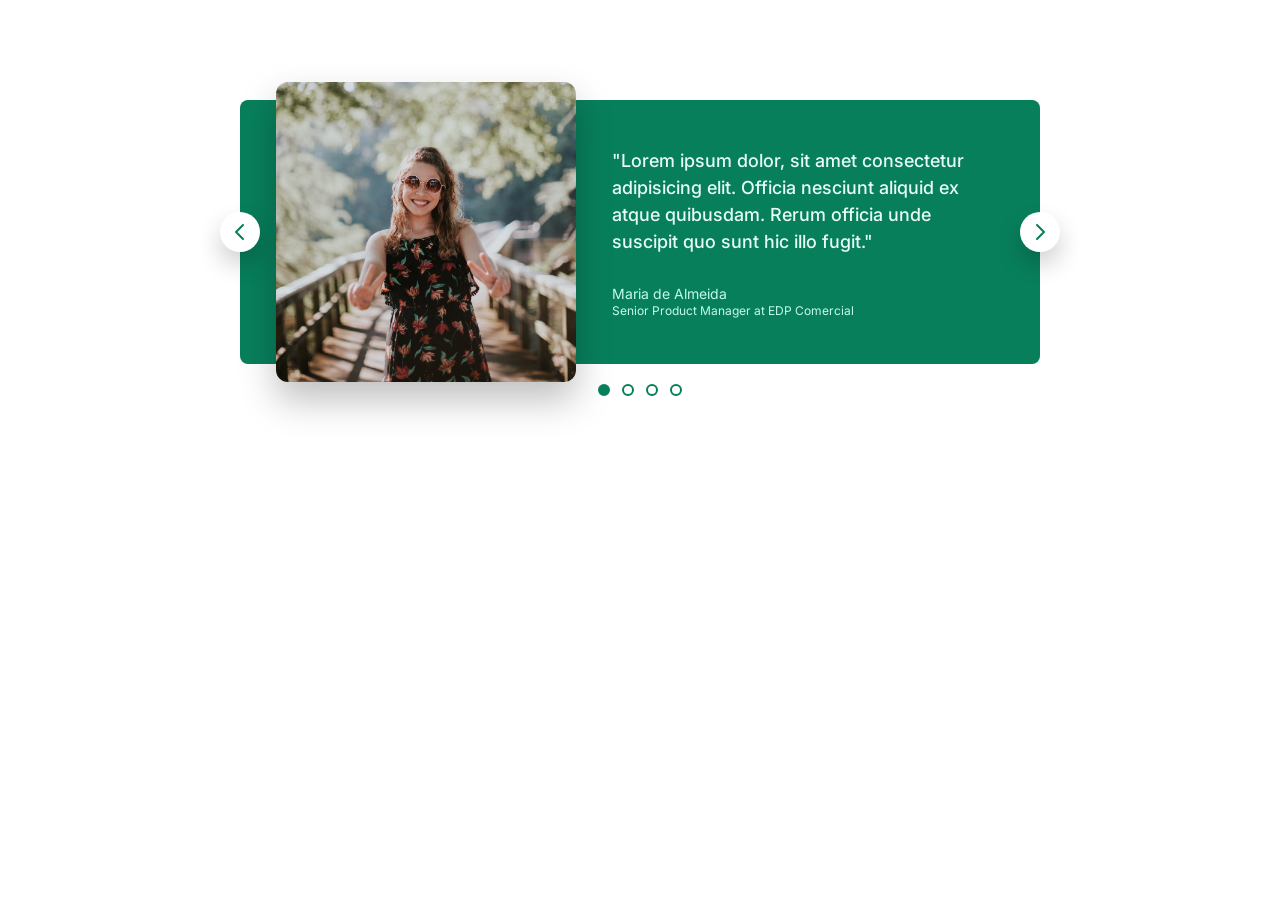
<file: 06-Components/02-carousel.html>
<!DOCTYPE html>
<html lang="en">
  <head>
    <meta charset="UTF-8" />
    <meta http-equiv="X-UA-Compatible" content="IE=edge" />
    <meta name="viewport" content="width=device-width, initial-scale=1.0" />
    <link
      href="https://fonts.googleapis.com/css2?family=Inter:wght@400;500;700&display=swap"
      rel="stylesheet"
    />

    <title>Carousel Component</title>

    <style>
      /*
      SPACING SYSTEM (px)
      2 / 4 / 8 / 12 / 16 / 24 / 32 / 48 / 64 / 80 / 96 / 128
      FONT SIZE SYSTEM (px)
      10 / 12 / 14 / 16 / 18 / 20 / 24 / 30 / 36 / 44 / 52 / 62 / 74 / 86 / 98
      */
      /*
      MAIN COLOR: #087f5b
      GREY COLOR: #343a40
      */

      * {
        margin: 0;
        padding: 0;
        box-sizing: border-box;
      }

      body {
        font-family: "Inter", sans-serif;
        color: #343a40;
        line-height: 1;
      }

      .carousel {
        width: 800px;
        margin: 100px auto;
        background-color: #087f5b;
        /* padding: 32px; */
        /* padding-left: 86px; */
        /* padding-right: 48px; */
        padding: 32px 48px 32px 86px;

        border-radius: 8px;
        position: relative;

        display: flex;
        align-items: center;
        gap: 86px;
      }

      img {
        height: 200px;
        border-radius: 8px;
        transform: scale(1.5);
        box-shadow: 0 12px 24px rgba(0, 0, 0, 0.25);
      }

      .testimonial-text {
        font-size: 18px;
        font-weight: 500;
        line-height: 1.5;
        margin-bottom: 32px;
        color: #e6fcf5;
      }

      .testimonial-author {
        font-size: 14px;
        margin-bottom: 4px;
        color: #c3fae8;
      }

      .testimonial-job {
        font-size: 12px;
        color: #c3fae8;
      }

      /* CONTROLS */
      .btn {
        background-color: #fff;
        border: none;
        height: 40px;
        width: 40px;
        border-radius: 50%;
        position: absolute;
        box-shadow: 0 12px 24px rgba(0, 0, 0, 0.2);
        cursor: pointer;

        display: flex;
        align-items: center;
        justify-content: center;
      }

      .btn--left {
        /* In relation to PARENTE ELEMENT */
        left: 0;
        top: 50%;

        /* In relation to ELEMENT ITSELF */
        transform: translate(-50%, -50%);
      }

      .btn--right {
        right: 0;
        top: 50%;

        transform: translate(50%, -50%);
      }

      .btn-icon {
        height: 24px;
        width: 24px;
        stroke: #087f5b;
      }
      .dots {
        position: absolute;
        left: 50%;
        bottom: 0;
        transform: translate(-50%, 32px);

        display: flex;
        gap: 12px;
      }

      .dot {
        height: 12px;
        width: 12px;
        background-color: #fff;
        border: 2px solid #087f5b;
        border-radius: 50%;
        cursor: pointer;
      }

      .dot--fill {
        background-color: #087f5b;
      }
    </style>
  </head>
  <body>
    <div class="carousel">
      <img src="maria.jpg" alt="Maria de Almeida" />
      <blockquote class="testimonial">
        <p class="testimonial-text">
          "Lorem ipsum dolor, sit amet consectetur adipisicing elit. Officia
          nesciunt aliquid ex atque quibusdam. Rerum officia unde suscipit quo
          sunt hic illo fugit."
        </p>
        <p class="testimonial-author">Maria de Almeida</p>
        <p class="testimonial-job">Senior Product Manager at EDP Comercial</p>
      </blockquote>

      <button class="btn btn--left">
        <svg
          xmlns="http://www.w3.org/2000/svg"
          class="btn-icon"
          fill="none"
          viewBox="0 0 24 24"
          stroke="currentColor"
        >
          <path
            stroke-linecap="round"
            stroke-linejoin="round"
            stroke-width="2"
            d="M15 19l-7-7 7-7"
          />
        </svg>
      </button>
      <button class="btn btn--right">
        <svg
          xmlns="http://www.w3.org/2000/svg"
          class="btn-icon"
          fill="none"
          viewBox="0 0 24 24"
          stroke="currentColor"
        >
          <path
            stroke-linecap="round"
            stroke-linejoin="round"
            stroke-width="2"
            d="M9 5l7 7-7 7"
          />
        </svg>
      </button>
      <div class="dots">
        <button class="dot dot--fill">&nbsp;</button>
        <button class="dot">&nbsp;</button>
        <button class="dot">&nbsp;</button>
        <button class="dot">&nbsp;</button>
      </div>
    </div>
  </body>
</html>
</file>
<file: 04-CSS-Layouts/style.css>
* {
  /* border-top: 10px solid #1098ad; */
  margin: 0;
  padding: 0;
  box-sizing: border-box;
}

/* PAGE SECTIONS */
body {
  color: #444;
  font-family: sans-serif;

  border-top: 10px solid #1098ad;
  position: relative;
}

.container {
  width: 1200px;
  /* margin-left: auto;
  margin-right: auto; */
  margin: 0 auto;
}

.main-header {
  background-color: #f7f7f7;
  /* padding: 20px;
  padding-left: 40px;
  padding-right: 40px; */
  padding: 20px 40px;
  /* margin-bottom: 60px; */
  /* height: 80px; */
}

nav {
  font-size: 18px;
  /* text-align: center; */
}

.post-header {
  margin-bottom: 40px;
  /* position: relative; */
}

aside {
  background-color: #f7f7f7;
  border-top: 5px solid #1098ad;
  border-bottom: 5px solid #1098ad;
  padding: 50px 40px;
}

/* SMALLER ELEMENTS */
h1,
h2,
h3 {
  color: #1098ad;
}

h1 {
  font-size: 26px;
  text-transform: uppercase;
  font-style: italic;
}

h2 {
  font-size: 40px;
  margin-bottom: 30px;
}

h3 {
  font-size: 30px;
  margin-bottom: 20px;
  margin-top: 40px;
}

h4 {
  font-size: 20px;
  text-transform: uppercase;
  text-align: center;
  margin-bottom: 30px;
}

p {
  font-size: 22px;
  line-height: 1.5;
  margin-bottom: 15px;
}

ul,
ol {
  margin-left: 50px;
  margin-bottom: 20px;
}

li {
  font-size: 20px;
  margin-bottom: 10px;
  /* display: inline; */
}

li:last-child {
  margin-bottom: 0;
}

/* footer p {
  font-size: 16px;
} */

/* article header p {
  font-style: italic;
} */

#author {
  font-style: italic;
  font-size: 18px;
}

#copyright {
  font-size: 16px;
}

.related-author {
  font-size: 18px;
  font-weight: bold;
}

/* ul {
  list-style: none;
} */

.related {
  list-style: none;
  margin-left: 0;
}

/* .first-li {
  font-weight: bold;
} */

li:first-child {
  font-weight: bold;
}

li:last-child {
  font-style: italic;
}

/* Misconception: this won't work! */
article p:first-child {
  color: red;
}

/* Styling links */
a:link {
  color: #1098ad;
  text-decoration: none;
}

a:visited {
  /* color: #777; */
  color: #1098ad;
}

a:hover {
  color: orangered;
  font-weight: bold;
  text-decoration: underline orangered;
}

a:active {
  background-color: black;
  font-style: italic;
}
/* LVHA */

.post-img {
  width: 100%;
  height: auto;
}

nav a:link {
  /* background-color: orangered;
  margin: 20px;
  padding: 20px;

  display: block; */

  margin-right: 30px;
  display: inline-block;
}

nav a:link:last-child {
  margin-right: 0;
}

button {
  font-size: 22px;
  padding: 20px;
  cursor: pointer;

  position: absolute;
  /* top: 50px;
  left: 50px; */
  bottom: 50px;
  right: 50px;
}

h1::first-letter {
  font-style: normal;
  margin-right: 5px;
}

h2 {
  /* background-color: orange; */
  position: relative;
}

h2::before {
  content: "TOP";
  background-color: #ffe70e;
  color: #444;
  font-size: 16px;
  font-weight: bold;
  display: inline-block;
  padding: 5px 10px;
  position: absolute;
  top: -10px;
  right: -25px;
}

/* Resolving conflicts */
/* #copyright {
  color: red;
}

.copyright {
  color: blue;
}

.text {
  color: yellow;
}

footer p {
  color: green !important;
} */

/* nav a:link,
nav p {
  font-size: 18px;
} */

/* FLOATS */
/*
.author-img {
  float: left;
  margin-bottom: 20px;
}

.author {
  float: left;
  margin-top: 10px;
  margin-left: 20px;
}

h1 {
  float: left;
}

nav {
  float: right;
}

.clear {
  clear: both;
}

.clearfix::after {
  clear: both;
  content: "";
  display: block;
}

article {
  width: 825px;
  float: left;
}

aside {
  width: 300px;
  float: right;
}

footer {
  clear: both;
}
*/

/* FLEXBOX */
.main-header {
  display: flex;
  align-items: center;
  justify-content: space-between;
}

.author-box {
  display: flex;
  align-items: center;
  margin-bottom: 15px;
}

.author {
  margin-bottom: 0;
  margin-left: 15px;
}

.related-post {
  display: flex;
  align-items: center;
  gap: 20px;
  margin-bottom: 30px;
}

.related-link:link {
  font-size: 17px;
  font-weight: bold;
  font-style: normal;
  margin-bottom: 5px;
  display: block;
}

.related-author {
  margin-bottom: 0;
  font-size: 14px;
  font-weight: normal;
  font-style: italic;
}

/* FLEXBOX LAYOUT */
/* .row {
  display: flex;
  align-items: flex-start;
  gap: 75px;
  margin-bottom: 60px;
}

article {
  flex: 1;
  margin-bottom: 0;
}

aside {
  
  DEFAULTS:
  flex-grow: 0;
  flex-shrink: 1;
  flex-basis: auto;

  flex: 0 0 300px;
} */

/* CSS GRID LAYOUT */
.container {
  display: grid;
  grid-template-columns: 1fr 300px;
  column-gap: 75px;
  row-gap: 60px;
  align-items: start;
}

.main-header {
  /* grid-column: 1 / span 2; */
  grid-column: 1 / -1;
}

footer {
  grid-column: 1 / -1;
}
</file>
<file: 05-Design/style.css>
/*
SPACING SYSTEM (px)
2 / 4 / 8 / 12 / 16 / 24 / 32 / 48 / 64 / 80 / 96 / 128

FONT SIZE SYSTEM (px)
10 / 12 / 14 / 16 / 18 / 20 / 24 / 30 / 36 / 44 / 52 / 62 / 74 / 86 / 98
*/

/* 
MAIN COLOR: #087f5b
GREY COLOR: #343a40
*/

* {
  margin: 0;
  padding: 0;
  box-sizing: border-box;
}

/* ------------------------ */
/* GENERAL STYLES */
/* ------------------------ */
body {
  font-family: "Inter", sans-serif;
  color: #343a40;
  border-bottom: 8px solid #087f5b;
}

.container {
  width: 960px;
  margin: 0 auto;
}

header,
section {
  margin-bottom: 96px;
}

h2 {
  margin-bottom: 48px;
  font-size: 36px;
  letter-spacing: -0.5px;
  /* 24 / 30 / 36 */
}

.grid-3-cols {
  display: grid;
  grid-template-columns: repeat(3, 1fr);
  column-gap: 80px;
}

.btn:link,
.btn:visited {
  background-color: #087f5b;
  color: #fff;
  text-decoration: none;
  text-transform: uppercase;
  font-weight: 500;

  display: inline-block;
  border-radius: 100px;
}

.btn:hover,
.btn:active {
  background-color: #099268;
}

.btn--big {
  font-size: 18px;
  padding: 16px 32px;
}

.btn--small {
  font-size: 14px;
  padding: 8px 12px;
}

img {
  border-radius: 12px;
}

/* ------------------------ */
/* COMPONENT STYLES */
/* ------------------------ */

/* HEADER */
header {
  display: grid;
  grid-template-columns: repeat(2, 1fr);
  column-gap: 80px;
  margin-top: 64px;
}

.header-text-box {
  align-self: center;
}

h1 {
  margin-bottom: 32px;
  font-size: 44px;
  line-height: 1.1;
  letter-spacing: -1px;
  /* 44 / 52 / 62 */

  /* text-shadow: 0 5px 5px rgba(0, 0, 0, 0.2); */
}

.header-text {
  margin-bottom: 24px;
  font-size: 18px;
  line-height: 1.7;
}

img {
  width: 100%;
}

/* FEATURES */
.features-icon {
  stroke: #087f5b;
  width: 32px;
  height: 32px;
  margin-bottom: 24px;
}

.features-title {
  margin-bottom: 16px;
  font-size: 20px;
}

.features-text {
  font-size: 18px;
  line-height: 1.7;
}

/* TESTIMONIAL */
.testimonial-section {
  background-color: #087f5b;
  color: #fff;
  padding: 24px;
  border-radius: 12px;
}

.testimonial-box {
  grid-column: 2 / -1;
  align-self: center;
}

.testimonial-box h2 {
  margin-bottom: 24px;
  /* 20 / 24 / 30 */
  font-size: 24px;
}

.testimonial-text {
  font-style: italic;
  margin-bottom: 24px;
  font-size: 18px;
  line-height: 1.7;
  color: #e6fcf5;
}

.testimonial-author {
  color: #c3fae8;
}

/* CHAIRS */
.chair {
  box-shadow: 0 20px 30px 0 rgba(0, 0, 0, 0.07);
  border-radius: 12px;
}

.chair img {
  border-bottom-left-radius: 0;
  border-bottom-right-radius: 0;
}

.chair-box {
  padding: 32px;
}

h3 {
  margin-bottom: 24px;
  font-size: 20px;
}

.chair-details {
  list-style: none;
  margin-bottom: 48px;
}

.chair-details li {
  display: flex;
  align-items: center;
  gap: 12px;
  margin-bottom: 16px;
}

.chair-details li:last-child {
  margin-bottom: 0;
}

.chair-icon {
  stroke: #087f5b;
  width: 24px;
  height: 24px;
}

.chair-price {
  display: flex;
  justify-content: space-between;
  align-items: center;
  font-size: 20px;
}

footer {
  margin-bottom: 48px;
  font-size: 14px;
  color: #495057;
}
</file>
